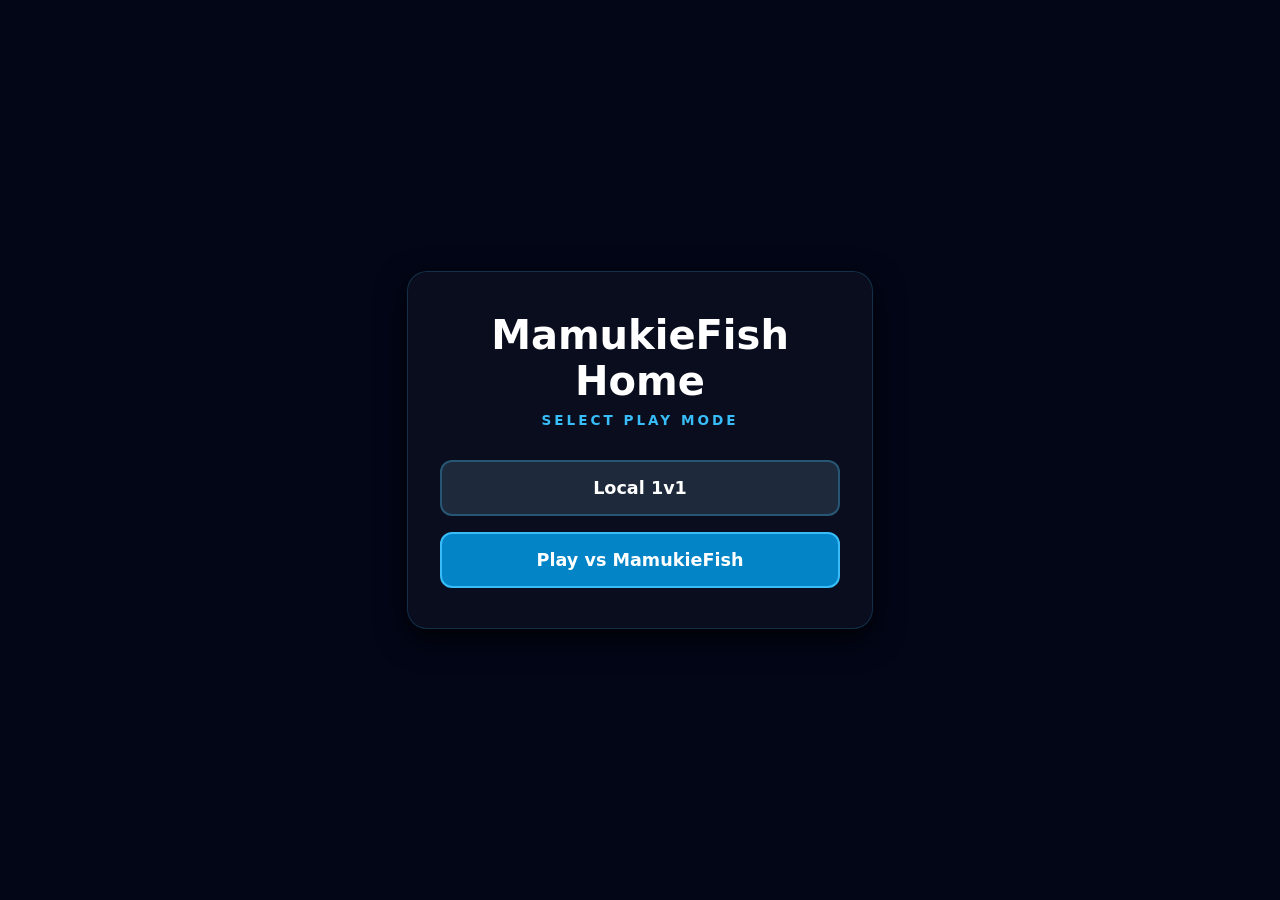
<file: index.html>
<!DOCTYPE html>
<html lang="en">
<head>
  <meta charset="UTF-8">
  <meta name="viewport" content="width=device-width, initial-scale=1.0">
  <title>MamukieFish Home</title>
  <link rel="stylesheet" href="forIndex.css">
</head>

<body>

  <div class="menu-card">
    <h1 class="menu-title">MamukieFish Home</h1>
    <p class="menu-subtitle">SELECT PLAY MODE</p>
    
    <div class="btn-group">
      <a href="Local1v1.html" class="Local1v1-btn">Local 1v1</a>
      <a href="MamukieFish.html" class="bot-btn">Play vs MamukieFish</a>
    </div>

  </div>
</body>
</html>
</file>
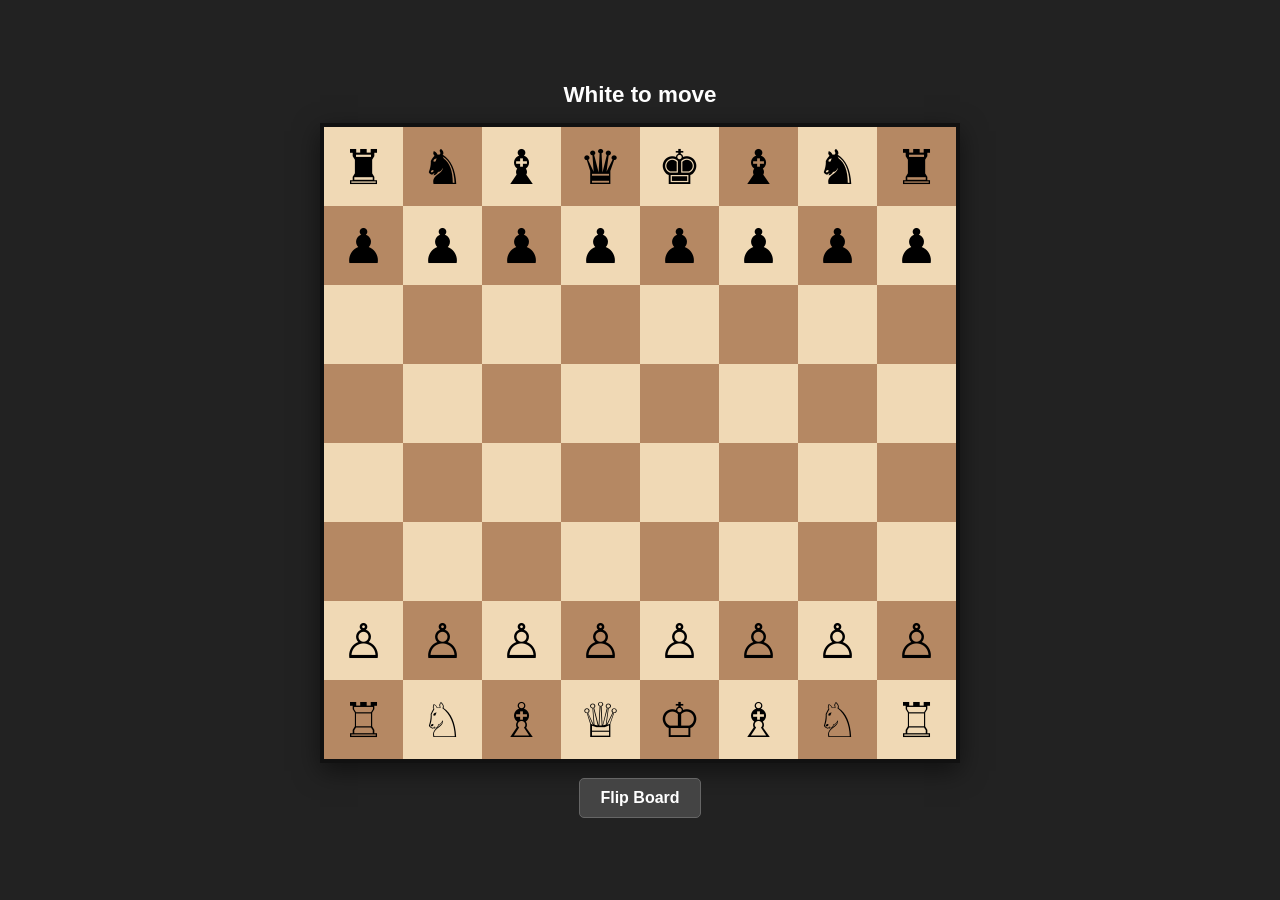
<file: Local1v1.html>
<!DOCTYPE html>
<html lang="en">
<head>
  <meta charset="UTF-8">
  <meta name="viewport" content="width=device-width, initial-scale=1.0">
  <title>MamukieFish Local 1v1</title>
  <link rel="stylesheet" href="forLocal1v1.css">
</head>
<body>

  <div id="turnDisplay"></div>
  <div id="board"></div>

  <button id="flipButton">Flip Board</button>

  <div id="promotionPicker" class="picker hidden">
    <div class="picker-content">
      <h3>Promote Pawn</h3>
      <div class="promotion-options">
        <button data-piece="q" class="promo-btn"></button>
        <button data-piece="r" class="promo-btn"></button>
        <button data-piece="b" class="promo-btn"></button>
        <button data-piece="n" class="promo-btn"></button>
      </div>
    </div>
  </div>

  <script src="script.js"></script>
</body>
</html>
</file>
<file: forIndex.css>
body {
  display: flex;
  justify-content: center;
  align-items: center;
  min-height: 100vh;
  margin: 0;
  background: #020617;
  color: #fff;
  font-family: system-ui, sans-serif;
}

.menu-card {
  background: rgba(10, 15, 30, 0.9);
  backdrop-filter: blur(16px);
  padding: 40px 32px;
  border-radius: 20px;
  border: 1px solid rgba(56, 189, 248, 0.2);
  box-shadow: 0 10px 30px rgba(0, 0, 0, 0.8);
  text-align: center;
  width: 400px;
  max-width: 90vw;
}

.menu-title {
  margin: 0 0 8px 0;
  font-size: 2.5rem;
  font-weight: 800;
  color: #fff;
}

.menu-subtitle {
  margin: 0 0 32px 0;
  font-size: 0.85rem;
  color: #38bdf8;
  letter-spacing: 3px;
  font-weight: 700;
}

.btn-group {
  display: flex;
  flex-direction: column;
  gap: 16px;
}

.Local1v1-btn,
.bot-btn {
  display: flex;
  align-items: center;
  justify-content: center;
  gap: 12px;
  width: 100%;
  padding: 16px 0;
  font-size: 1.1rem;
  font-weight: 700;
  color: #fff;
  background: #1e293b;
  border: 2px solid rgba(56, 189, 248, 0.3);
  border-radius: 12px;
  cursor: pointer;
  text-decoration: none;
  transition: all 0.2s ease;
  box-sizing: border-box;
}

.Local1v1-btn:hover,
.bot-btn:hover {
  transform: translateY(-2px);
  border-color: #38bdf8;
  background: #334155;
  box-shadow: 0 4px 12px rgba(56, 189, 248, 0.3);
}

.bot-btn {
  background: #0284c7;
  border-color: #38bdf8;
}

.bot-btn:hover {
  background: #0369a1;
  box-shadow: 0 4px 16px rgba(14, 165, 233, 0.5);
}
</file>
<file: forLocal1v1.css>
* {
  box-sizing: border-box;
}

html,
body {
  width: 100%;
  min-height: 100%;
}

body {
  display: flex;
  flex-direction: column;
  justify-content: center;
  align-items: center;
  min-height: 100vh;
  min-height: 100dvh;
  margin: 0;
  padding: 20px;
  background: #222;
  font-family: Arial, sans-serif;
  gap: 15px;
  overflow-x: hidden;
}

#turnDisplay {
  color: #fff;
  font-size: clamp(1rem, 3vw, 1.4rem);
  font-weight: bold;
  text-align: center;
  max-width: 100%;
  overflow-wrap: break-word;
}

#flipButton {
  padding: 10px 20px;
  font-size: clamp(0.9rem, 2.5vw, 1rem);
  font-weight: bold;
  cursor: pointer;
  background-color: #444;
  color: #fff;
  border: 1px solid #666;
  border-radius: 5px;
  transition: background 0.2s, transform 0.1s;
}

#flipButton:hover {
  background-color: #555;
}

#flipButton:active {
  transform: translateY(1px);
}

#board {
  width: min(
    640px,
    calc(100vw - 40px),
    calc(100dvh - 180px)
  );
  aspect-ratio: 1 / 1;
  display: grid;
  grid-template-columns: repeat(8, 1fr);
  grid-template-rows: repeat(8, 1fr);
  border: clamp(2px, 0.6vw, 4px) solid #111;
  box-shadow: 0 8px 24px rgba(0, 0, 0, 0.5);
  transition: none;
  min-width: 280px;
  min-height: 280px;
}

.board-flipped {
  transform: rotate(180deg);
}

.board-flipped .square {
  transform: rotate(180deg);
}

.square {
  display: flex;
  justify-content: center;
  align-items: center;
  font-size: clamp(1.8rem, 7vw, 3rem);
  cursor: pointer;
  user-select: none;
  overflow: hidden;
  -webkit-tap-highlight-color: transparent;
}

.light {
  background: #f0d9b5;
  color: #000;
}

.dark {
  background: #b58863;
  color: #000;
}

.selected {
  outline: clamp(2px, 0.5vw, 4px) solid #f6e05e;
  outline-offset: clamp(-2px, -0.5vw, -4px);
  z-index: 2;
}

#promotionPicker,
.picker {
  position: fixed;
  inset: 0;
  width: 100%;
  height: 100%;
  background: rgba(0, 0, 0, 0.7);
  display: flex;
  align-items: center;
  justify-content: center;
  padding: 20px;
  z-index: 100;
}

#promotionPicker.hidden,
.picker.hidden {
  display: none !important;
}

.picker-content {
  width: min(100%, 400px);
  background: #fff;
  padding: clamp(16px, 5vw, 24px);
  border-radius: 10px;
  text-align: center;
  box-shadow: 0 8px 24px rgba(0, 0, 0, 0.4);
}

.picker-content h3 {
  margin: 0 0 15px 0;
  color: #222;
  font-size: clamp(1rem, 4vw, 1.2rem);
}

.promotion-options {
  display: flex;
  justify-content: center;
  gap: clamp(6px, 3vw, 12px);
  width: 100%;
}

.promo-btn {
  flex: 1;
  min-width: 0;
  font-size: clamp(1.8rem, 10vw, 2.8rem);
  padding: clamp(6px, 2vw, 8px);
  cursor: pointer;
  background: #f7f7f7;
  color: #000;
  border: 2px solid #ddd;
  border-radius: 8px;
  transition: background 0.2s ease, border-color 0.2s ease;
}

.promo-btn:hover {
  background: #e2e8f0;
  border-color: #cbd5e1;
}

@media (max-width: 400px) {
  body {
    padding: 10px;
    gap: 10px;
  }

  #board {
    width: min(
      calc(100vw - 20px),
      calc(100dvh - 150px)
    );
    min-width: 250px;
    min-height: 250px;
  }

  #flipButton {
    padding: 8px 12px;
  }

  .promotion-options {
    gap: 6px;
  }
}

@media (max-height: 600px) and (orientation: landscape) {
  body {
    padding: 10px;
    gap: 8px;
  }

  #board {
    width: min(
      calc(100vw - 20px),
      calc(100dvh - 100px)
    );
    min-width: 220px;
    min-height: 220px;
  }

  #flipButton {
    padding: 7px 12px;
  }
}

@media (hover: none) and (pointer: coarse) {
  #flipButton,
  .promo-btn {
    min-height: 44px;
  }

  #flipButton:hover,
  .promo-btn:hover {
    transform: none;
  }
}

@media (prefers-reduced-motion: reduce) {
  *,
  *::before,
  *::after {
    transition: none !important;
    animation: none !important;
  }
}
</file>
